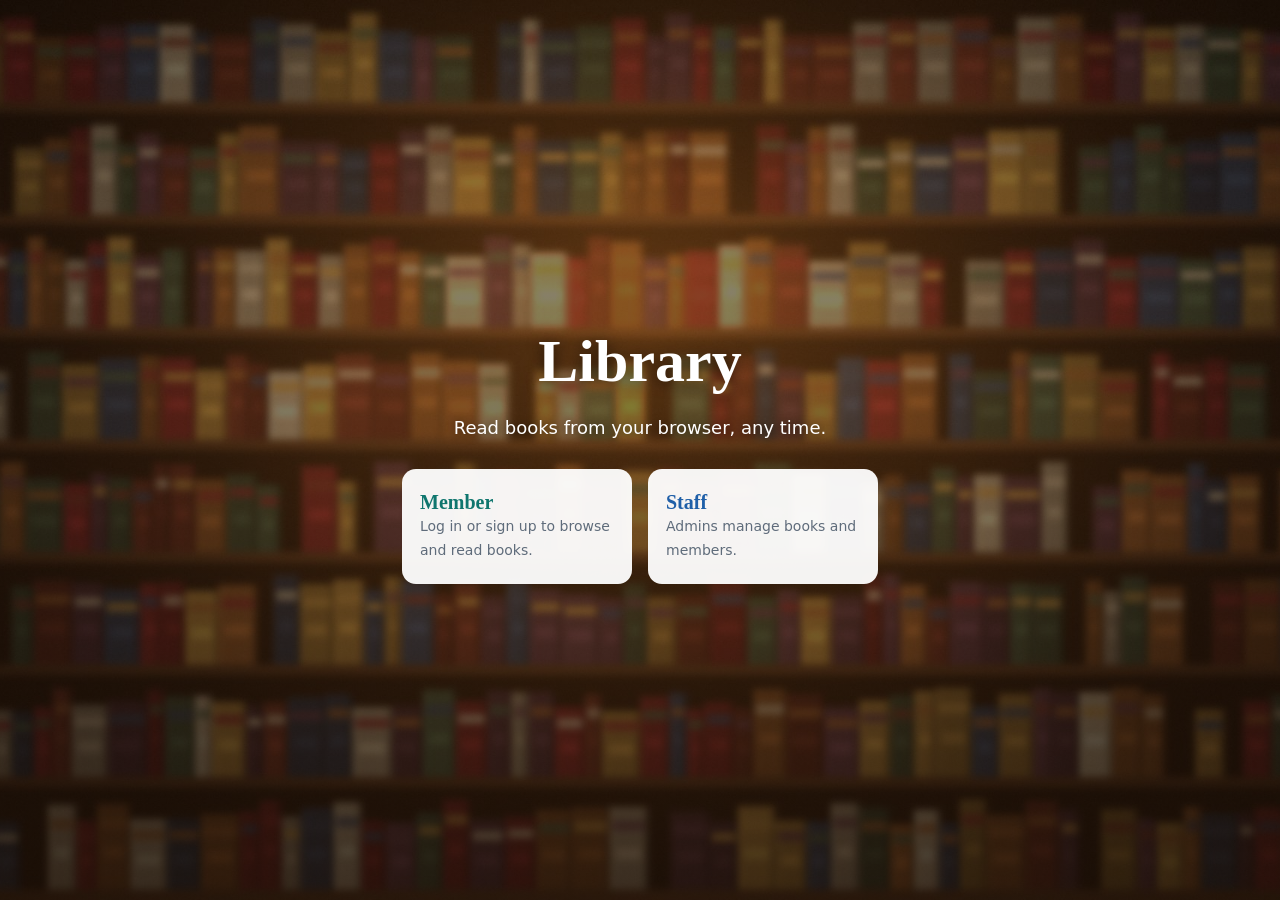
<file: index.html>
<!DOCTYPE html>
<html lang="en">
<head>
<meta charset="UTF-8"><meta name="viewport" content="width=device-width, initial-scale=1">
<title>Library</title>
<link rel="stylesheet" href="css/style.css">
</head>
<body class="member landing">
<main class="landing-wrap">
  <div>
    <h1>Library</h1>
    <p>Read books from your browser, any time.</p>
    <div class="choices">
      <a class="choice" href="member/login.html"><strong>Member</strong><span>Log in or sign up to browse and read books.</span></a>
      <a class="choice staff" href="admin/login.html"><strong>Staff</strong><span>Admins manage books and members.</span></a>
    </div>
  </div>
</main>
</body>
</html>
</file>
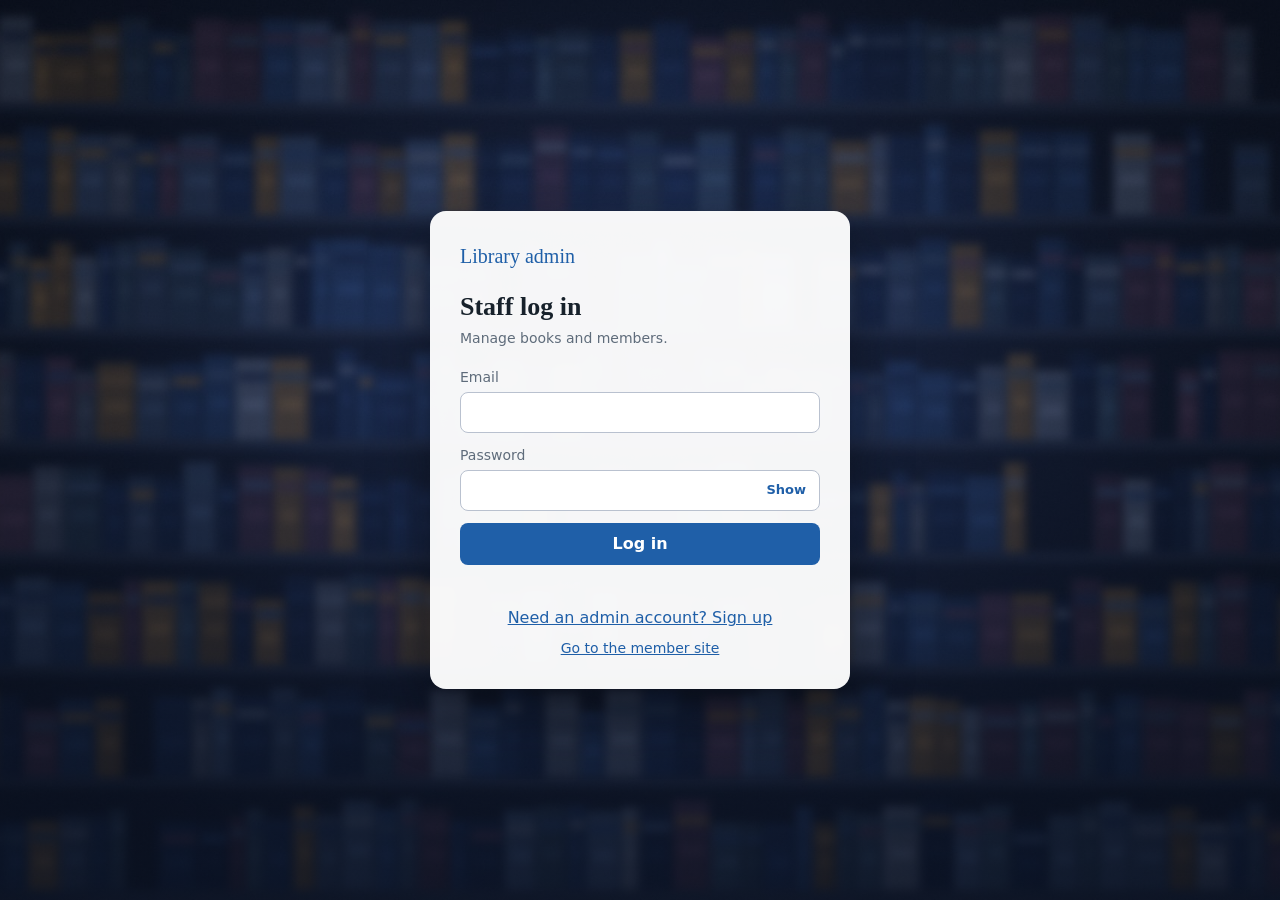
<file: admin/dashboard.html>
<!DOCTYPE html>
<html lang="en">
<head>
<meta charset="UTF-8"><meta name="viewport" content="width=device-width, initial-scale=1">
<title>Admin - Library</title>
<link rel="stylesheet" href="../css/style.css">
</head>
<body class="admin">
<div class="shell">
  <aside class="side">
    <div class="logo">Library<small>Admin</small></div>
    <nav><a href="#overview">Overview</a><a href="#books">Books</a><a href="#members">Members</a></nav>
    <span class="muted" id="who"></span>
    <button class="btn ghost sm" onclick="logout()">Log out</button>
  </aside>
  <main class="main">
    <section id="overview">
      <h1>Overview</h1>
      <div class="stats">
        <div class="stat"><span>Books</span><strong id="s-books">0</strong></div>
        <div class="stat"><span>PDFs uploaded</span><strong id="s-pdfs">0</strong></div>
        <div class="stat"><span>Members</span><strong id="s-members">0</strong></div>
      </div>
    </section>
    <section id="books">
      <div class="head"><h2>Books</h2><input class="search" type="search" id="book-search" placeholder="Search books" aria-label="Search books"><button class="btn" id="add">Upload book</button></div>
      <div class="table-wrap"><table>
        <thead><tr><th>Title</th><th>Author</th><th>Category</th><th>PDF</th><th>Actions</th></tr></thead>
        <tbody id="book-rows"></tbody>
      </table></div>
    </section>
    <section id="members">
      <div class="head"><h2>Members</h2><input class="search" type="search" id="member-search" placeholder="Search members" aria-label="Search members"></div>
      <div class="table-wrap"><table>
        <thead><tr><th>Name</th><th>Email</th><th>Joined</th></tr></thead>
        <tbody id="member-rows"></tbody>
      </table></div>
    </section>
  </main>
</div>

<dialog id="dlg">
  <form id="form">
    <h2 id="dlg-title">Upload book</h2>
    <label>Title<input id="f-title" required></label>
    <label>Author<input id="f-author" required></label>
    <label>Category (optional)<input id="f-cat" placeholder="Programming, Fiction, History"></label>
    <label>PDF file<input id="f-pdf" type="file" accept="application/pdf"></label>
    <label>Cover image <input id="f-img" type="file" accept="image/*"></label>
    <p class="muted" id="pdf-hint">PDF only, up to 25 MB. Covers: JPG, PNG, WEBP or GIF, up to 5 MB. Only upload books you have the right to share.</p>
    <p class="error" id="form-error" role="alert"></p>
    <div class="form-actions">
      <button class="btn ghost" type="button" id="cancel">Cancel</button>
      <button class="btn" type="submit" id="save">Save book</button>
    </div>
  </form>
</dialog>
<div class="toast" id="toast" role="status"></div>

<script src="../js/config.js"></script>
<script src="../js/mock-api.js"></script>
<script src="../js/common.js"></script>
<script>
  guard();
  $('who').textContent = Auth.name;
  let books = [], members = [], editing = null;

  async function load() {
    try {
      const get = u => api(u).then(r => r.json());
      const [s, b, m] = await Promise.all([get('/api/admin/stats'), get('/api/books'), get('/api/admin/members')]);
      books = b; members = m;
      $('s-books').textContent = s.books; $('s-pdfs').textContent = s.pdfs; $('s-members').textContent = s.members;
      renderBooks(); renderMembers();
    } catch (e) { toast(e.message, true); }
  }

  function renderBooks() {
    const q = $('book-search').value.trim().toLowerCase();
    const list = books.filter(x => (x.title + ' ' + x.author + ' ' + (x.category || '')).toLowerCase().includes(q));
    $('book-rows').innerHTML = list.length ? list.map(x => `<tr>
        <td><strong>${esc(x.title)}</strong></td><td>${esc(x.author)}</td><td>${esc(x.category || '')}</td>
        <td><span class="badge ${x.has_pdf ? 'ok' : 'no'}">${x.has_pdf ? 'Uploaded' : 'Missing'}</span></td>
        <td><div class="acts" data-id="${x.id}">
          ${x.has_pdf ? '<button class="btn ghost sm" data-act="view">View</button>' : ''}
          <button class="btn ghost sm" data-act="edit">Edit</button>
          <button class="btn danger sm" data-act="delete">Delete</button></div></td></tr>`).join('')
        : '<tr><td colspan="5" class="muted">' + (q ? 'No books match your search.' : 'No books yet. Choose Upload book to add the first one.') + '</td></tr>';
  }

  function renderMembers() {
    const q = $('member-search').value.trim().toLowerCase();
    const list = members.filter(x => (x.name + ' ' + x.email).toLowerCase().includes(q));
    $('member-rows').innerHTML = list.length ? list.map(x => `<tr><td>${esc(x.name)}</td><td>${esc(x.email)}</td>
        <td>${esc((x.created_at || '').slice(0, 10))}</td></tr>`).join('')
        : '<tr><td colspan="3" class="muted">' + (q ? 'No members match your search.' : 'No members yet.') + '</td></tr>';
  }

  $('book-search').addEventListener('input', renderBooks);
  $('member-search').addEventListener('input', renderMembers);

  // Highlight the sidebar link for the section being viewed
  const links = [...document.querySelectorAll('.side nav a')];
  const watcher = new IntersectionObserver(entries => entries.forEach(en => {
    if (en.isIntersecting) links.forEach(a => a.classList.toggle('on', a.hash === '#' + en.target.id));
  }), { rootMargin: '-40% 0px -55% 0px' });
  document.querySelectorAll('main section').forEach(sec => watcher.observe(sec));

  function openForm(book) {
    editing = book ? book.id : null;
    $('dlg-title').textContent = book ? 'Edit book' : 'Upload book';
    $('f-title').value = book ? book.title : '';
    $('f-author').value = book ? book.author : '';
    $('f-cat').value = book ? book.category || '' : '';
    $('f-pdf').value = '';
    $('f-img').value = '';
    $('pdf-hint').textContent = book && book.has_pdf
      ? 'Leave empty to keep the current PDF, or choose a new one to replace it.'
      : 'PDF only, up to 25 MB. Covers: JPG, PNG, WEBP or GIF, up to 5 MB. Only upload books you have the right to share.';
    $('form-error').textContent = '';
    $('dlg').showModal();
  }

  $('add').addEventListener('click', () => openForm(null));
  $('cancel').addEventListener('click', () => $('dlg').close());

  $('book-rows').addEventListener('click', async e => {
    const act = e.target.dataset.act;
    if (!act) return;
    const id = Number(e.target.closest('.acts').dataset.id);
    const book = books.find(b => b.id === id);
    if (act === 'view') openPdf(id);
    if (act === 'edit') openForm(book);
    if (act === 'delete' && confirm('Delete "' + book.title + '" and its PDF? This cannot be undone.')) {
      try { await api('/api/books/' + id, { method: 'DELETE' }); toast('Book deleted'); load(); }
      catch (ex) { toast(ex.message, true); }
    }
  });

  $('form').addEventListener('submit', async e => {
    e.preventDefault();
    const err = $('form-error'), btn = $('save'), file = $('f-pdf').files[0];
    err.textContent = '';
    if (file && file.type !== 'application/pdf') { err.textContent = 'Choose a PDF file.'; return; }
    if (file && file.size > 25 * 1024 * 1024) { err.textContent = 'The PDF must be under 25 MB.'; return; }
    const cover = $('f-img').files[0];
    if (cover && cover.size > 5 * 1024 * 1024) { err.textContent = 'The cover image must be under 5 MB.'; return; }
    const fd = new FormData();
    fd.append('title', $('f-title').value);
    fd.append('author', $('f-author').value);
    fd.append('category', $('f-cat').value);
    if (file) fd.append('pdf', file);
    const img = $('f-img').files[0]; if (img) fd.append('image', img);
    btn.textContent = 'Saving…'; btn.disabled = true;
    try {
      await api(editing ? '/api/books/' + editing : '/api/books', { method: editing ? 'PUT' : 'POST', body: fd });
      $('dlg').close();
      toast(editing ? 'Book updated' : 'Book added');
      load();
    } catch (ex) { err.textContent = ex.message; }
    finally { btn.textContent = 'Save book'; btn.disabled = false; }
  });

  load();
</script>
</body>
</html>
</file>
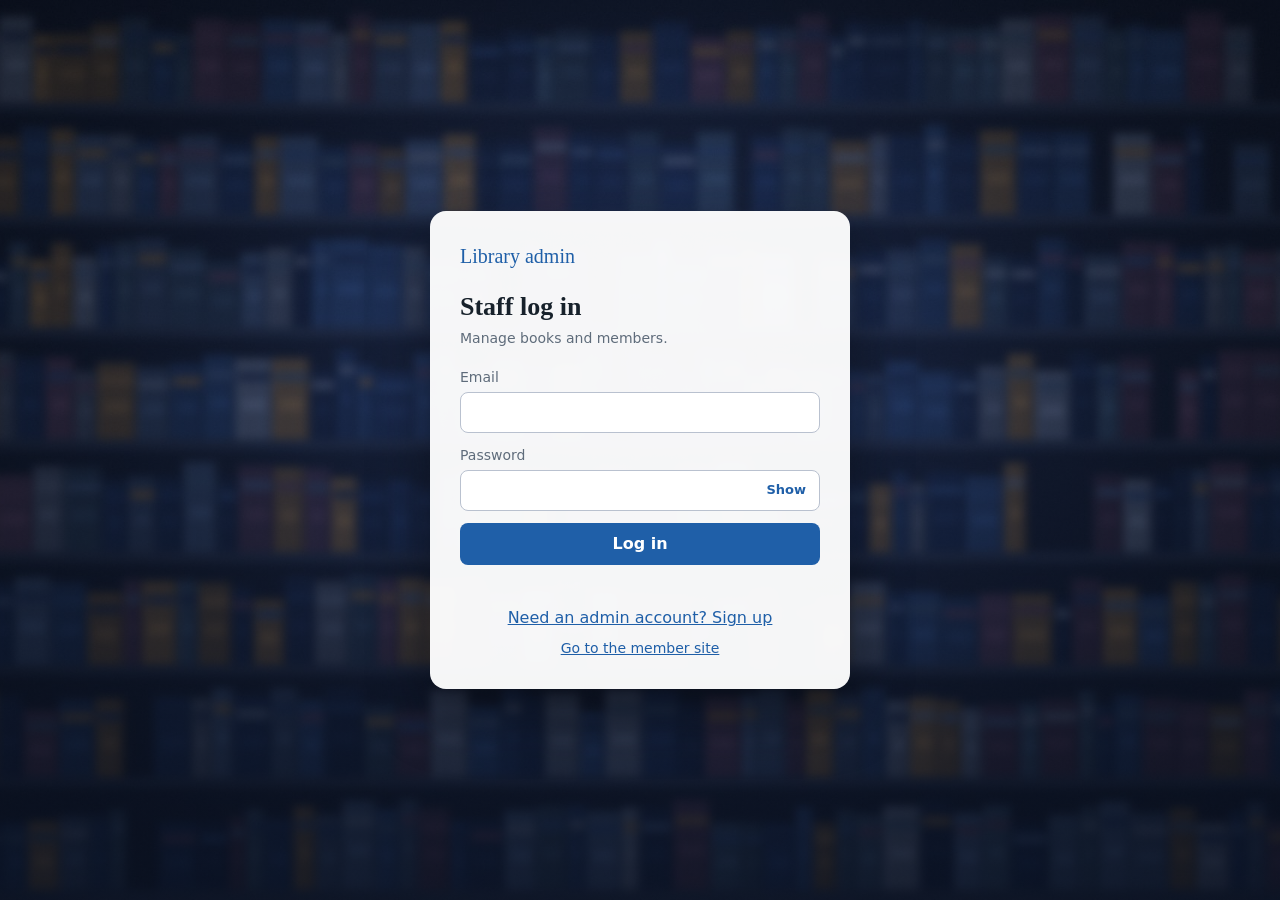
<file: admin/login.html>
<!DOCTYPE html>
<html lang="en">
<head>
<meta charset="UTF-8"><meta name="viewport" content="width=device-width, initial-scale=1">
<title>Admin log in - Library</title>
<link rel="stylesheet" href="../css/style.css">
</head>
<body class="admin auth" data-portal="admin">
<main class="auth-wrap">
  <div class="auth-card">
    <div class="logo">Library admin</div>
    <h1>Staff log in</h1>
    <p class="muted">Manage books and members.</p>
    <form id="login-form">
      <label>Email<input id="email" type="email" required autocomplete="email"></label>
      <label>Password<input id="password" type="password" required autocomplete="current-password"></label>
      <button class="btn" type="submit">Log in</button>
    </form>
    <p class="error" id="error" role="alert"></p>
    <p class="switch"><a href="signup.html">Need an admin account? Sign up</a></p>
    <p class="switch sub"><a href="../member/login.html">Go to the member site</a></p>
  </div>
</main>
<script src="../js/config.js"></script>
<script src="../js/mock-api.js"></script>
<script src="../js/common.js"></script>
<script src="../js/login.js"></script>
</body>
</html>
</file>
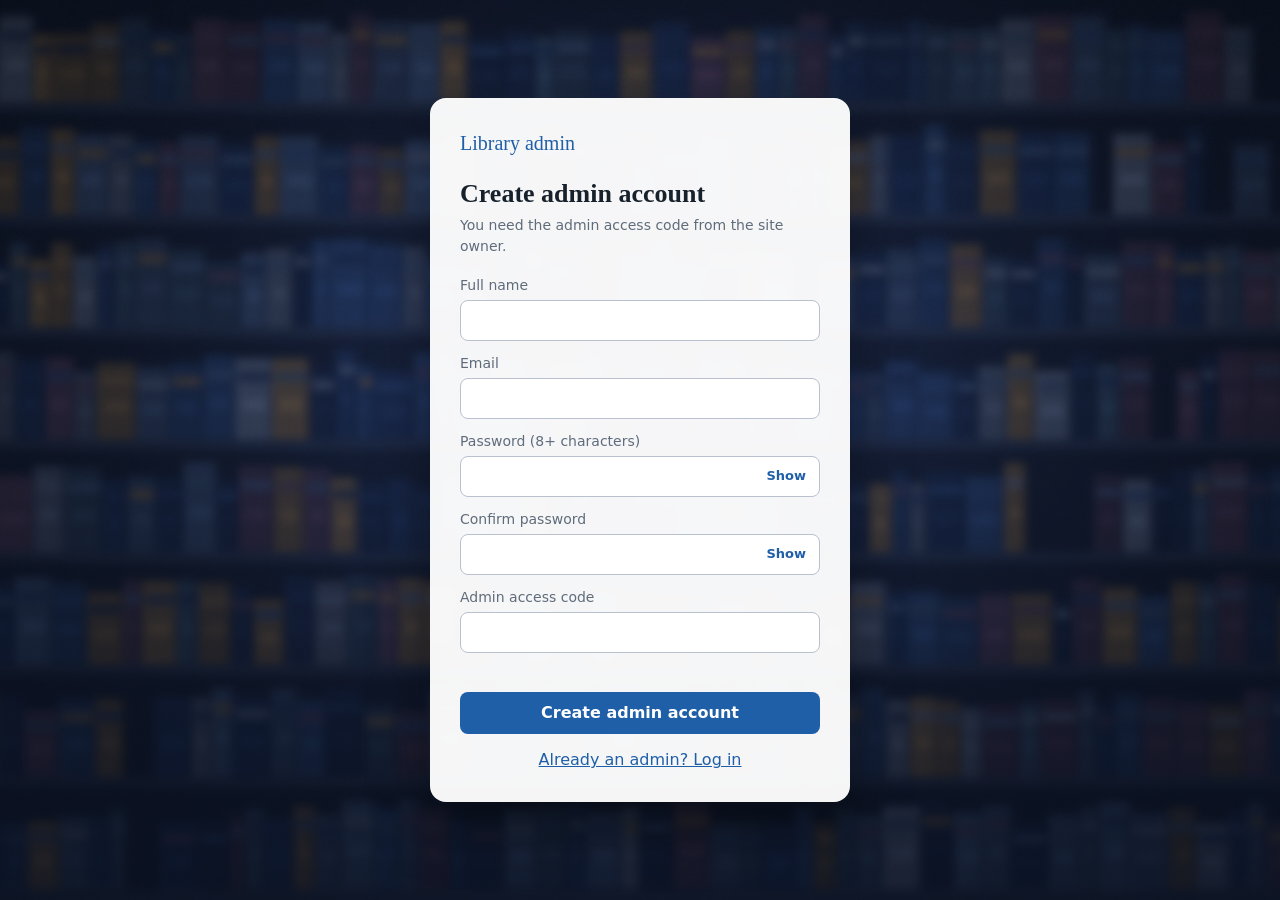
<file: admin/signup.html>
<!DOCTYPE html>
<html lang="en">
<head>
<meta charset="UTF-8"><meta name="viewport" content="width=device-width, initial-scale=1">
<title>Admin sign up - Library</title>
<link rel="stylesheet" href="../css/style.css">
</head>
<body class="admin auth">
<main class="auth-wrap">
  <div class="auth-card">
    <div class="logo">Library admin</div>
    <h1>Create admin account</h1>
    <p class="muted">You need the admin access code from the site owner.</p>
    <form id="signup-form">
      <label>Full name<input id="name" required autocomplete="name"></label>
      <label>Email<input id="email" type="email" required autocomplete="email"></label>
      <label>Password (8+ characters)<input id="password" type="password" minlength="8" required autocomplete="new-password"></label>
      <label>Confirm password<input id="confirm" type="password" minlength="8" required autocomplete="new-password"></label>
      <label>Admin access code<input id="code" required autocomplete="off"></label>
      <p class="muted" id="code-hint" hidden></p>
      <p class="error" id="error" role="alert"></p>
      <button class="btn" type="submit" id="save">Create admin account</button>
    </form>
    <p class="switch"><a href="login.html">Already an admin? Log in</a></p>
  </div>
</main>
<script src="../js/config.js"></script>
<script src="../js/mock-api.js"></script>
<script src="../js/common.js"></script>
<script src="../js/admin-signup.js"></script>
</body>
</html>
</file>
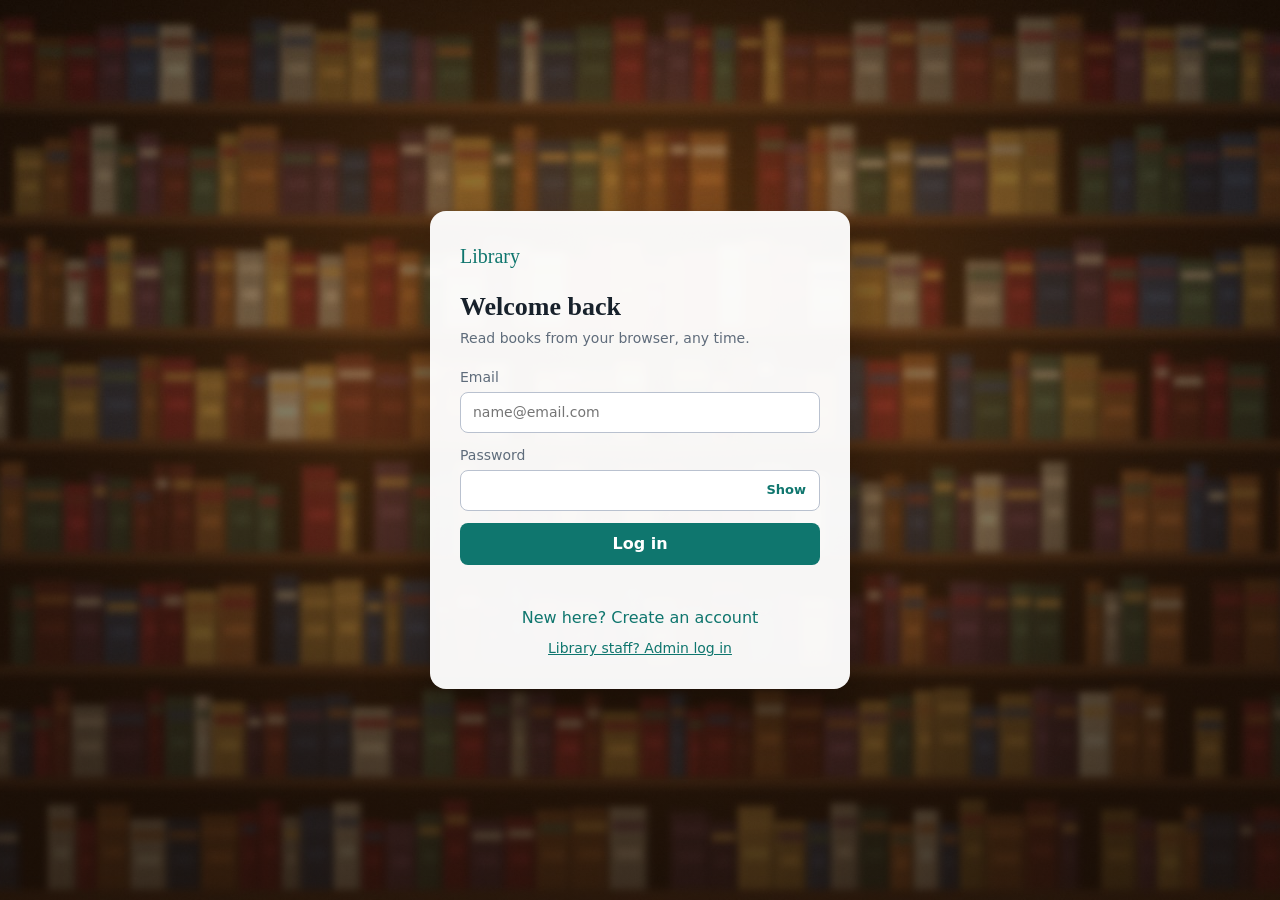
<file: member/library.html>
<!DOCTYPE html>
<html lang="en">
<head>
<meta charset="UTF-8"><meta name="viewport" content="width=device-width, initial-scale=1">
<title>Library</title>
<link rel="stylesheet" href="../css/style.css">
</head>
<body class="member">
<header class="top"><div class="in">
  <div class="logo">Library</div>
  <span class="avatar" id="avatar" aria-hidden="true"></span>
  <span class="muted" id="who"></span>
  <button class="btn ghost sm" onclick="logout()">Log out</button>
</div></header>
<main class="wrap">
  <section class="hero"><h1>Browse books</h1><p id="hello"></p></section>
  <div class="tools">
    <input type="search" id="search" placeholder="Search title or author" aria-label="Search books">
    <select id="sort" aria-label="Sort books"><option value="az">Title A to Z</option><option value="za">Title Z to A</option><option value="new">Newest first</option></select>
    <div class="chips" id="chips" role="group" aria-label="Categories"></div>
  </div>
  <p class="count" id="count" aria-live="polite"></p>
  <div class="grid" id="grid"></div>
</main>
<div class="toast" id="toast" role="status"></div>
<script src="../js/config.js"></script>
<script src="../js/mock-api.js"></script>
<script src="../js/common.js"></script>
<script>
  guard();
  $('who').textContent = Auth.name;
  $('avatar').textContent = (Auth.name || '?')[0].toUpperCase();
  $('hello').textContent = 'Hello, ' + Auth.name + '. Pick a book and start reading.';
  let books = [], cat = 'All';

  function render() {
    const q = $('search').value.trim().toLowerCase();
    const shown = books.filter(b => (cat === 'All' || b.category === cat) &&
      (b.title + ' ' + b.author).toLowerCase().includes(q));
    const order = $('sort').value;
    shown.sort((x, y) => order === 'new' ? y.id - x.id : order === 'za' ? y.title.localeCompare(x.title) : x.title.localeCompare(y.title));
    $('count').textContent = 'Showing ' + shown.length + ' of ' + books.length + ' books';
    $('grid').innerHTML = shown.length ? shown.map(b => `
      <article class="book">
        <div class="cover" style="--h:${hue(b.title)}; ${b.image
? 'background-image:' + esc(cssUrl(b.image)) + '; background-size:cover; background-position:center;'
: ''}">${b.image ? '' : '<span>' + esc(b.title) + '</span>'}</div>
        <div class="meta"><h3>${esc(b.title)}</h3><p>${esc(b.author)}</p>
          ${b.category ? '<span class="tag">' + esc(b.category) + '</span>' : ''}</div>
        ${b.has_pdf ? '<button class="btn" data-id="' + b.id + '">Read PDF</button>'
                    : '<span class="muted">PDF coming soon</span>'}
      </article>`).join('')
      : '<p class="empty">No books match your search. Try different words.</p>';
  }

  function renderChips() {
    const cats = ['All', ...new Set(books.map(b => b.category).filter(Boolean))];
    $('chips').innerHTML = cats.map(c =>
      `<button class="chip" aria-pressed="${c === cat}" data-cat="${esc(c)}">${esc(c)}</button>`).join('');
  }

  $('chips').addEventListener('click', e => {
    if (e.target.dataset.cat) { cat = e.target.dataset.cat; renderChips(); render(); }
  });
  $('grid').addEventListener('click', e => {
    if (e.target.dataset.id) openPdf(e.target.dataset.id);
  });
  $('search').addEventListener('input', render);
  $('sort').addEventListener('change', render);

  api('/api/books').then(r => r.json()).then(data => { books = data; renderChips(); render(); })
    .catch(e => toast(e.message, true));
</script>
</body>
</html>
</file>
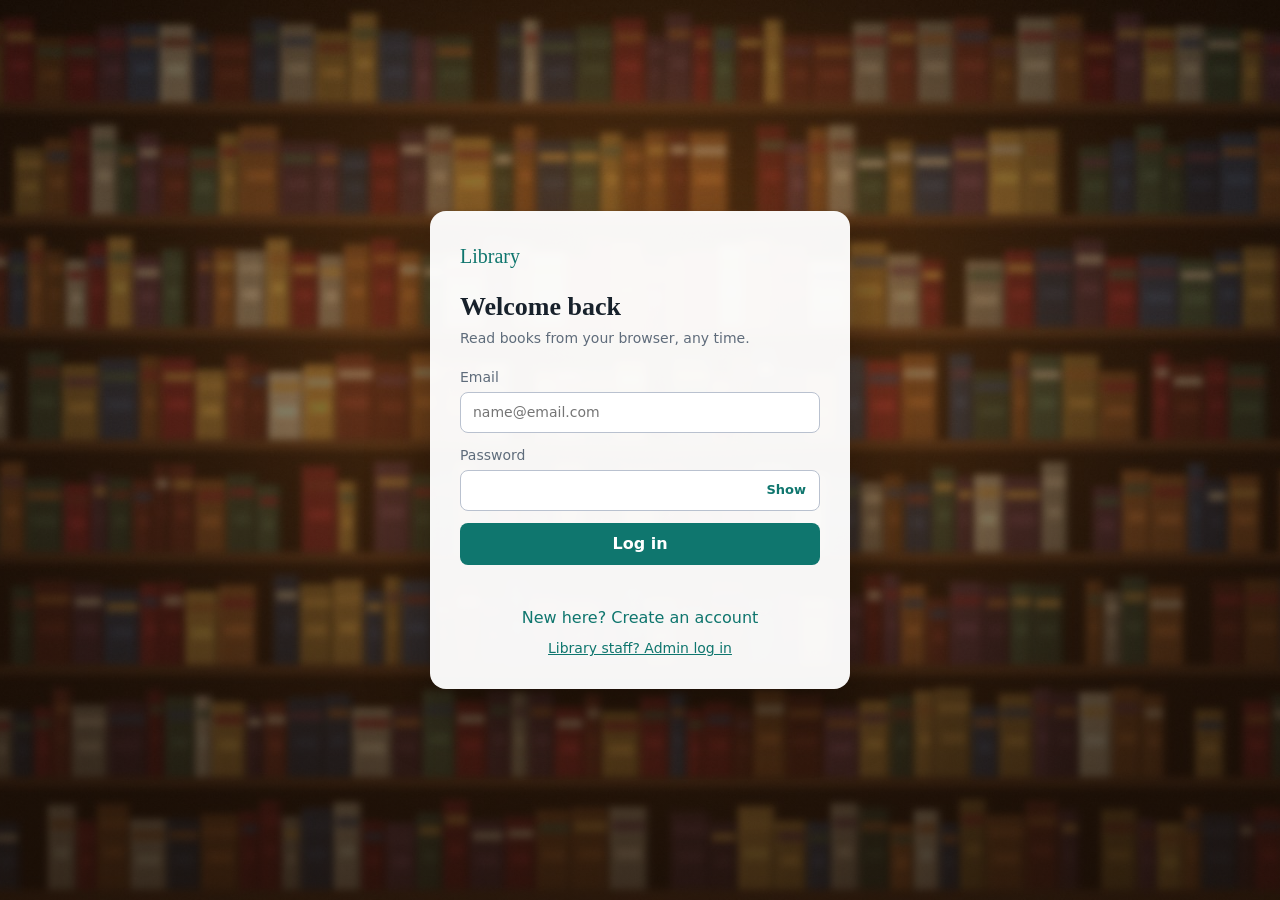
<file: member/login.html>
<!DOCTYPE html>
<html lang="en">
<head>
<meta charset="UTF-8"><meta name="viewport" content="width=device-width, initial-scale=1">
<title>Log in - Library</title>
<link rel="stylesheet" href="../css/style.css">
</head>
<body class="member auth" data-portal="member">
<main class="auth-wrap">
  <div class="auth-card">
    <div class="logo">Library</div>
    <h1 id="title">Welcome back</h1>
    <p class="muted">Read books from your browser, any time.</p>
    <form id="login-form">
      <label>Email<input id="email" type="email" placeholder="name@email.com" required autocomplete="email"></label>
      <label>Password<input id="password" type="password" required autocomplete="current-password"></label>
      <button class="btn" type="submit">Log in</button>
    </form>
    <form id="signup-form" hidden>
      <label>Name<input id="s-name" required autocomplete="name"></label>
      <label>Email<input id="s-email" type="email" placeholder="name@email.com" required autocomplete="email"></label>
      <label>Password (8+ characters)<input id="s-password" type="password" minlength="8" required autocomplete="new-password"></label>
      <button class="btn" type="submit">Create account</button>
    </form>
    <p class="error" id="error" role="alert"></p>
    <p class="switch"><button class="btn link" type="button" id="switch">New here? Create an account</button></p>
    <p class="switch sub"><a href="../admin/login.html">Library staff? Admin log in</a></p>
  </div>
</main>
<script src="../js/config.js"></script>
<script src="../js/mock-api.js"></script>
<script src="../js/common.js"></script>
<script src="../js/login.js"></script>
</body>
</html>
</file>
<file: css/style.css>
:root { --ink:#17212b; --muted:#5f6c7b; --line:#dde2e8; --card:#fff; --bad:#b3261e; --bad-bg:#fbe3e1; --ok:#1d7a4b; --ok-bg:#dff3e7; }
body.member { --bg:#f1f6f4; --accent:#0f766e; }
body.admin { --bg:#f3f5f9; --accent:#1f5fa8; }
* { box-sizing:border-box; }
body { margin:0; min-height:100vh; background:var(--bg); color:var(--ink); font:16px/1.5 system-ui,-apple-system,"Segoe UI",Roboto,Arial,sans-serif; }
h1,h2,h3,.logo { font-family:Georgia,"Times New Roman",serif; margin:0; }
button,input,select { font:inherit; }
:focus-visible { outline:2px solid var(--accent); outline-offset:2px; }
.muted { color:var(--muted); font-size:14px; }
.btn { background:var(--accent); color:#fff; border:0; border-radius:8px; padding:9px 16px; font-weight:600; cursor:pointer; }
.btn:hover { filter:brightness(1.1); }
.btn.ghost { background:none; color:var(--ink); border:1px solid #b9c1cf; }
.btn.danger { background:none; color:var(--bad); border:1px solid #e3b3af; }
.btn.link { background:none; color:var(--accent); padding:0; font-weight:500; }
.btn.sm { padding:4px 10px; font-size:13px; }
input,select { width:100%; padding:9px 12px; border:1px solid #b9c1cf; border-radius:8px; background:#fff; color:var(--ink); }
label { display:block; font-size:14px; color:var(--muted); margin-bottom:12px; }
label input,label select { margin-top:4px; }
.error { color:var(--bad); font-size:14px; min-height:1.4em; margin:8px 0; }
.error.ok { color:var(--ok); }

/* Backgrounds: image + tint on a fixed layer, so text stays readable and phones do not zoom the image */
html { scroll-behavior:smooth; }
body::before { content:""; position:fixed; inset:0; z-index:-1; background:var(--tint), var(--img) center/cover no-repeat; }
body.member { --img:url(../images/member-bg.jpg); --tint:linear-gradient(rgba(8,40,36,.62),rgba(8,40,36,.82)); }
body.member.auth, body.landing { --img:url(../images/member-login-bg.jpg); --tint:linear-gradient(rgba(30,16,6,.45),rgba(30,16,6,.7)); }
body.admin { --img:url(../images/admin-bg.jpg); --tint:linear-gradient(rgba(10,18,34,.8),rgba(10,18,34,.9)); }
body.admin.auth { --img:url(../images/admin-login-bg.jpg); --tint:linear-gradient(rgba(10,18,36,.6),rgba(10,18,36,.8)); }

/* Login and sign up */
.auth-wrap { min-height:100vh; display:grid; place-items:center; padding:16px; }
.auth-card { width:min(420px,100%); background:rgba(255,255,255,.96); border-radius:16px; padding:30px; box-shadow:0 24px 60px rgba(0,0,0,.4); }
.auth-card .logo { color:var(--accent); font-size:20px; margin-bottom:16px; }
.auth-card h1 { font-size:26px; }
.auth-card .muted { margin:2px 0 18px; }
.auth-card form .btn { width:100%; }
.switch { text-align:center; margin:14px 0 0; }

/* Member site */
.top { position:sticky; top:0; z-index:5; background:rgba(255,255,255,.94); backdrop-filter:blur(8px); border-bottom:1px solid var(--line); }
.top .in { max-width:1000px; margin:0 auto; padding:12px 16px; display:flex; align-items:center; gap:14px; }
.top .logo { color:var(--accent); font-size:22px; margin-right:auto; }
.wrap { max-width:1000px; margin:0 auto; padding:24px 16px 56px; }
.tools { display:flex; gap:12px; flex-wrap:wrap; align-items:center; margin:14px 0 20px; }
.tools input { max-width:320px; }
.chips { display:flex; gap:6px; flex-wrap:wrap; }
.chip { padding:6px 14px; border:1px solid var(--line); background:#fff; border-radius:999px; cursor:pointer; font-size:14px; }
.chip[aria-pressed=true] { background:var(--accent); color:#fff; border-color:var(--accent); }
.grid { display:grid; grid-template-columns:repeat(auto-fill,minmax(170px,1fr)); gap:16px; }
.book { transition:transform .15s, box-shadow .15s; background:var(--card); border:1px solid var(--line); border-radius:12px; overflow:hidden; display:flex; flex-direction:column; }
.cover { aspect-ratio:3/4; display:flex; align-items:flex-end; padding:14px; background:linear-gradient(135deg,hsl(var(--h) 45% 38%),hsl(var(--h) 45% 22%)); border-left:8px solid hsl(var(--h) 45% 18%); }
.cover span { font:700 18px/1.2 Georgia,serif; color:#fff; }
.meta { padding:12px 14px 4px; flex:1; }
.meta h3 { font-size:16px; }
.meta p { margin:2px 0 8px; color:var(--muted); font-size:14px; }
.tag { font-size:12px; background:#e0efec; color:#0b524b; padding:2px 8px; border-radius:6px; }
.book .btn,.book .muted { margin:8px 14px 14px; text-align:center; }
.empty { padding:40px 16px; text-align:center; color:var(--muted); grid-column:1/-1; }

/* Admin site */
.shell { display:grid; grid-template-columns:220px 1fr; min-height:100vh; }
.side { background:#16243a; color:#fff; padding:20px 16px; display:flex; flex-direction:column; gap:18px; position:sticky; top:0; height:100vh; }
.side .logo { font-size:22px; }
.side .muted { color:#9fb0c8; }
.side small { display:block; font:12px system-ui; color:#9fb0c8; }
.side nav { display:flex; flex-direction:column; gap:4px; flex:1; }
.side nav a { color:#cdd8e8; text-decoration:none; padding:8px 10px; border-radius:6px; }
.side nav a:hover { background:#243756; color:#fff; }
.side .btn.ghost { color:#fff; border-color:#5b6f8f; }
.main { padding:28px 24px 56px; max-width:980px; }
.main section { margin-bottom:36px; }
.stats { display:grid; grid-template-columns:repeat(3,1fr); gap:12px; margin-top:12px; }
.stat { background:var(--card); border:1px solid var(--line); border-radius:10px; padding:14px 16px; }
.stat span { display:block; font-size:13px; color:var(--muted); }
.stat strong { font:700 28px Georgia,serif; }
.head { display:flex; justify-content:space-between; align-items:center; margin-bottom:12px; }
.table-wrap { background:#fff; border:1px solid var(--line); border-radius:10px; overflow-x:auto; }
table { width:100%; border-collapse:collapse; font-size:15px; }
th,td { text-align:left; padding:10px 14px; border-bottom:1px solid var(--line); white-space:nowrap; }
th { font-size:13px; color:var(--muted); font-weight:600; background:#f8f9fb; }
tr:last-child td { border-bottom:0; }
.badge { font-size:12px; font-weight:600; padding:2px 8px; border-radius:6px; }
.badge.ok { background:var(--ok-bg); color:var(--ok); }
.badge.no { background:var(--bad-bg); color:var(--bad); }
.acts { display:flex; gap:6px; }
dialog { border:0; border-radius:12px; padding:22px; width:min(440px,92vw); }
dialog::backdrop { background:rgba(22,36,58,.5); }
dialog h2 { margin-bottom:14px; }
.form-actions { display:flex; justify-content:flex-end; gap:8px; margin-top:12px; }
.toast { position:fixed; left:50%; bottom:24px; transform:translateX(-50%); background:#16243a; color:#fff; padding:10px 18px; border-radius:8px; opacity:0; pointer-events:none; transition:opacity .2s; }
.toast.show { opacity:1; }
.toast.bad { background:var(--bad); }
@media (max-width:760px) {
  .shell { grid-template-columns:1fr; }
  .side { position:static; height:auto; flex-direction:row; flex-wrap:wrap; align-items:center; }
  .side nav { flex-direction:row; }
  .stats { grid-template-columns:1fr 1fr; }
  .stat:last-child:nth-child(odd) { grid-column:1/-1; }
  .grid { grid-template-columns:1fr 1fr; gap:12px; }
  .tools input { max-width:none; }
}

/* Light text where the page sits straight on the photo */
body.member .hero h1, body.member .hero p, body.member .count { color:#fff; text-shadow:0 1px 6px rgba(0,0,0,.45); }
body.admin .main h1, body.admin .main h2 { color:#fff; }
body.admin .main .muted { color:#b7c3d6; }
.hero { margin-bottom:6px; }
.hero h1 { font-size:34px; }
.hero p { margin:4px 0 0; font-size:17px; }
.count { font-size:14px; margin:0 0 12px; }
.book:hover { transform:translateY(-3px); box-shadow:0 10px 24px rgba(0,0,0,.25); }
.tools select { width:auto; }
.chip:hover { border-color:var(--accent); }
.top .avatar { width:32px; height:32px; border-radius:50%; background:var(--accent); color:#fff; display:grid; place-items:center; font-weight:700; }

/* Password show / hide */
.pw { position:relative; margin-top:4px; }
.pw input { margin-top:0; padding-right:64px; }
.pw-btn { position:absolute; right:6px; top:50%; transform:translateY(-50%); background:none; border:0; color:var(--accent); font-weight:600; font-size:13px; cursor:pointer; padding:4px 8px; }

/* Links, landing page, admin extras */
.switch a { color:var(--accent); font-weight:500; }
.switch.sub { font-size:14px; margin-top:8px; }
.landing-wrap { min-height:100vh; display:grid; place-items:center; padding:24px 16px; text-align:center; color:#fff; }
.landing-wrap h1 { font-size:clamp(36px,7vw,60px); text-shadow:0 2px 14px rgba(0,0,0,.5); }
.landing-wrap > div > p { font-size:18px; margin:8px 0 28px; text-shadow:0 1px 8px rgba(0,0,0,.5); }
.choices { display:flex; gap:16px; flex-wrap:wrap; justify-content:center; }
.choice { width:230px; background:rgba(255,255,255,.95); color:var(--ink); border-radius:14px; padding:22px 18px; text-decoration:none; text-align:left; transition:transform .15s; }
.choice:hover { transform:translateY(-4px); }
.choice strong { display:block; font:700 20px Georgia,serif; color:var(--accent); }
.choice span { font-size:14px; color:var(--muted); }
.choice.staff strong { color:#1f5fa8; }
.head .search { max-width:240px; }
.side nav a.on { background:#243756; color:#fff; }
.stat { box-shadow:0 4px 14px rgba(0,0,0,.2); }
.table-wrap { box-shadow:0 4px 14px rgba(0,0,0,.2); }
@media (max-width:760px) {
  .hero h1 { font-size:28px; }
  .head { flex-wrap:wrap; gap:8px; }
  .head .search { max-width:none; order:3; width:100%; }
  .tools select { width:100%; }
}
</file>
